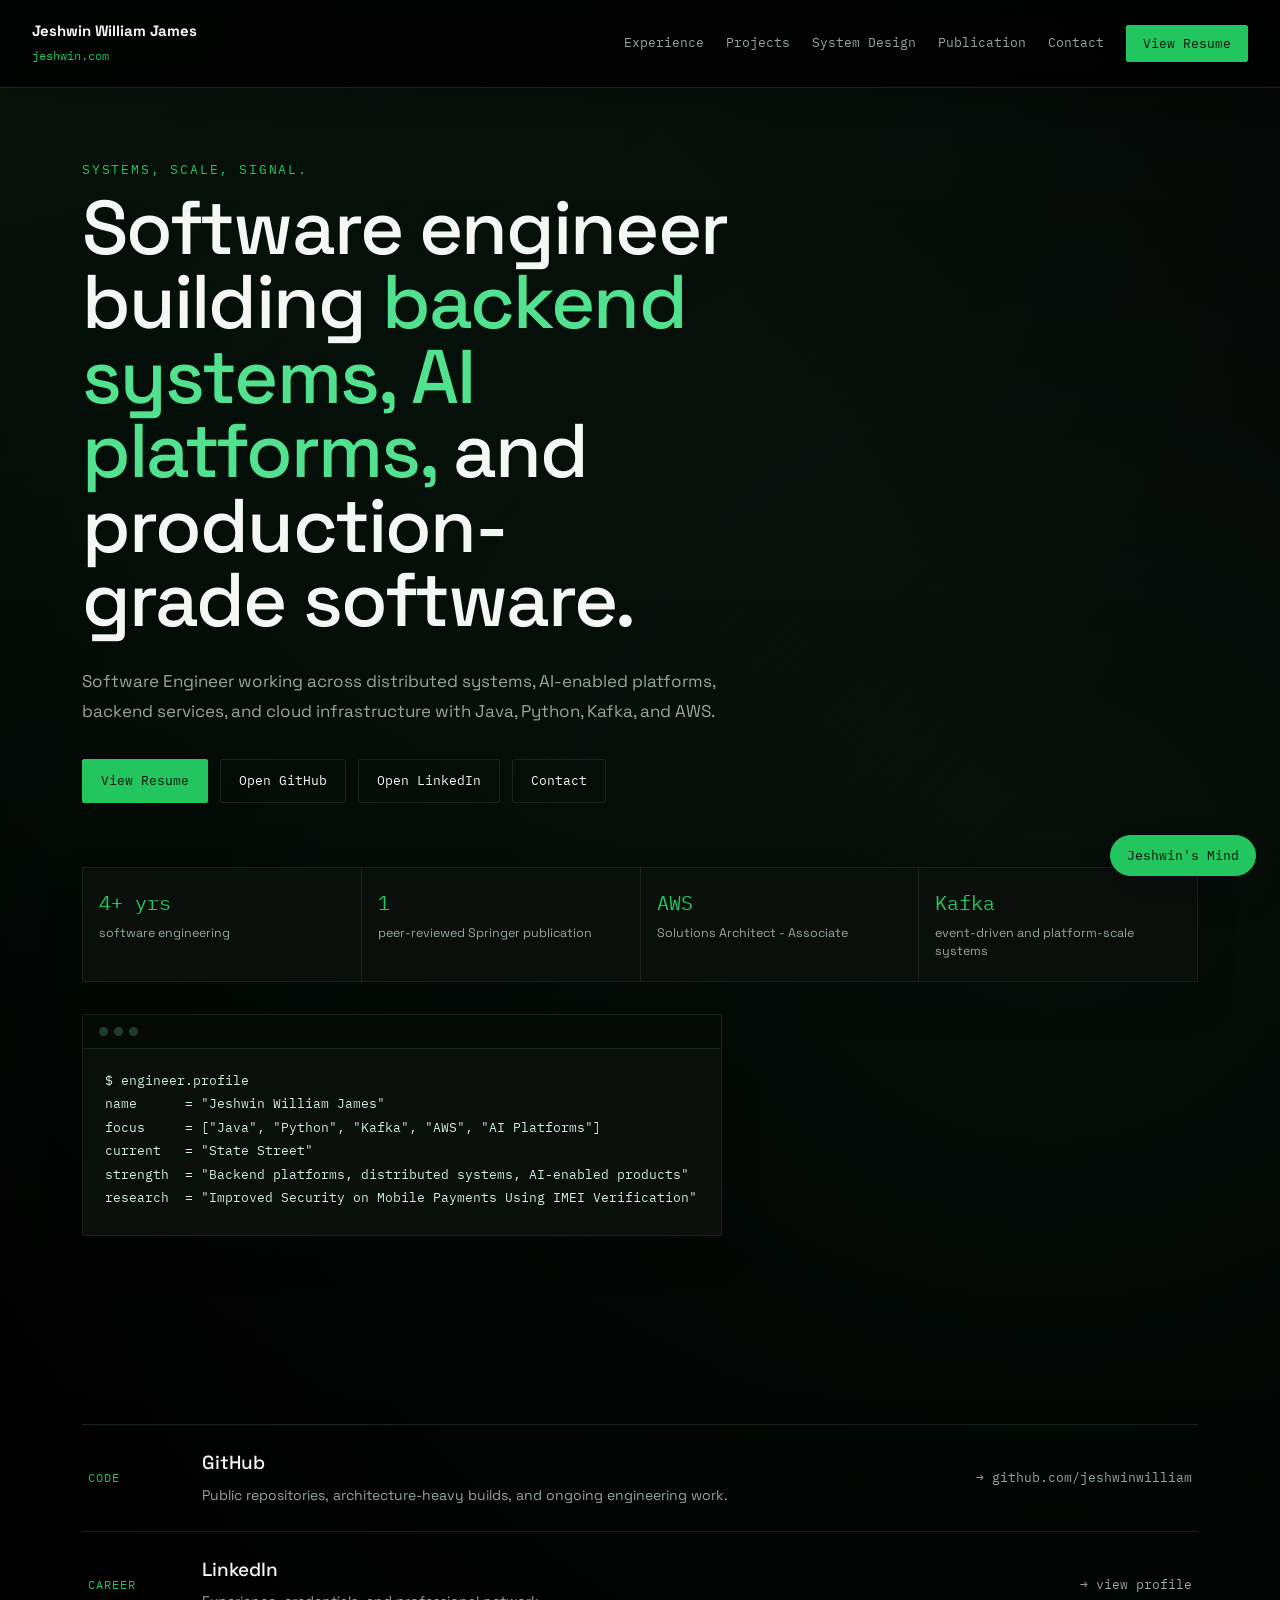
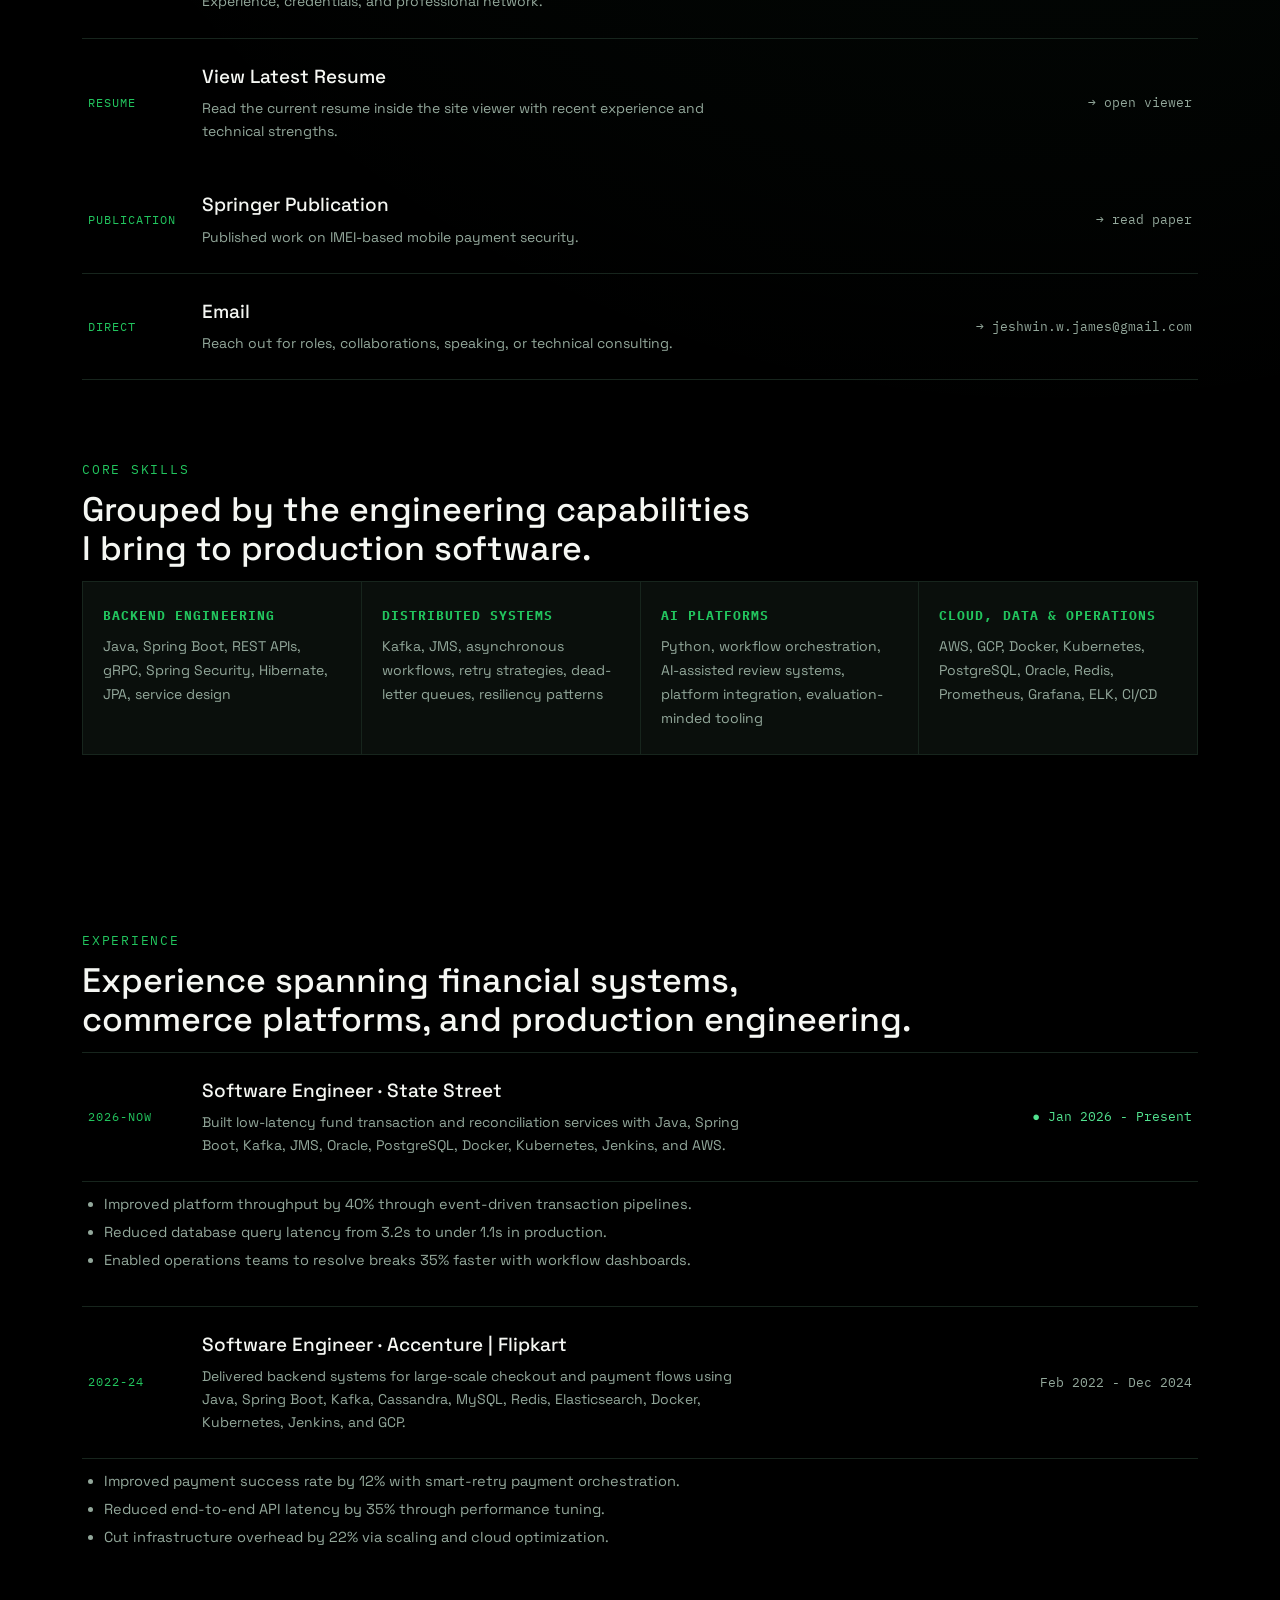
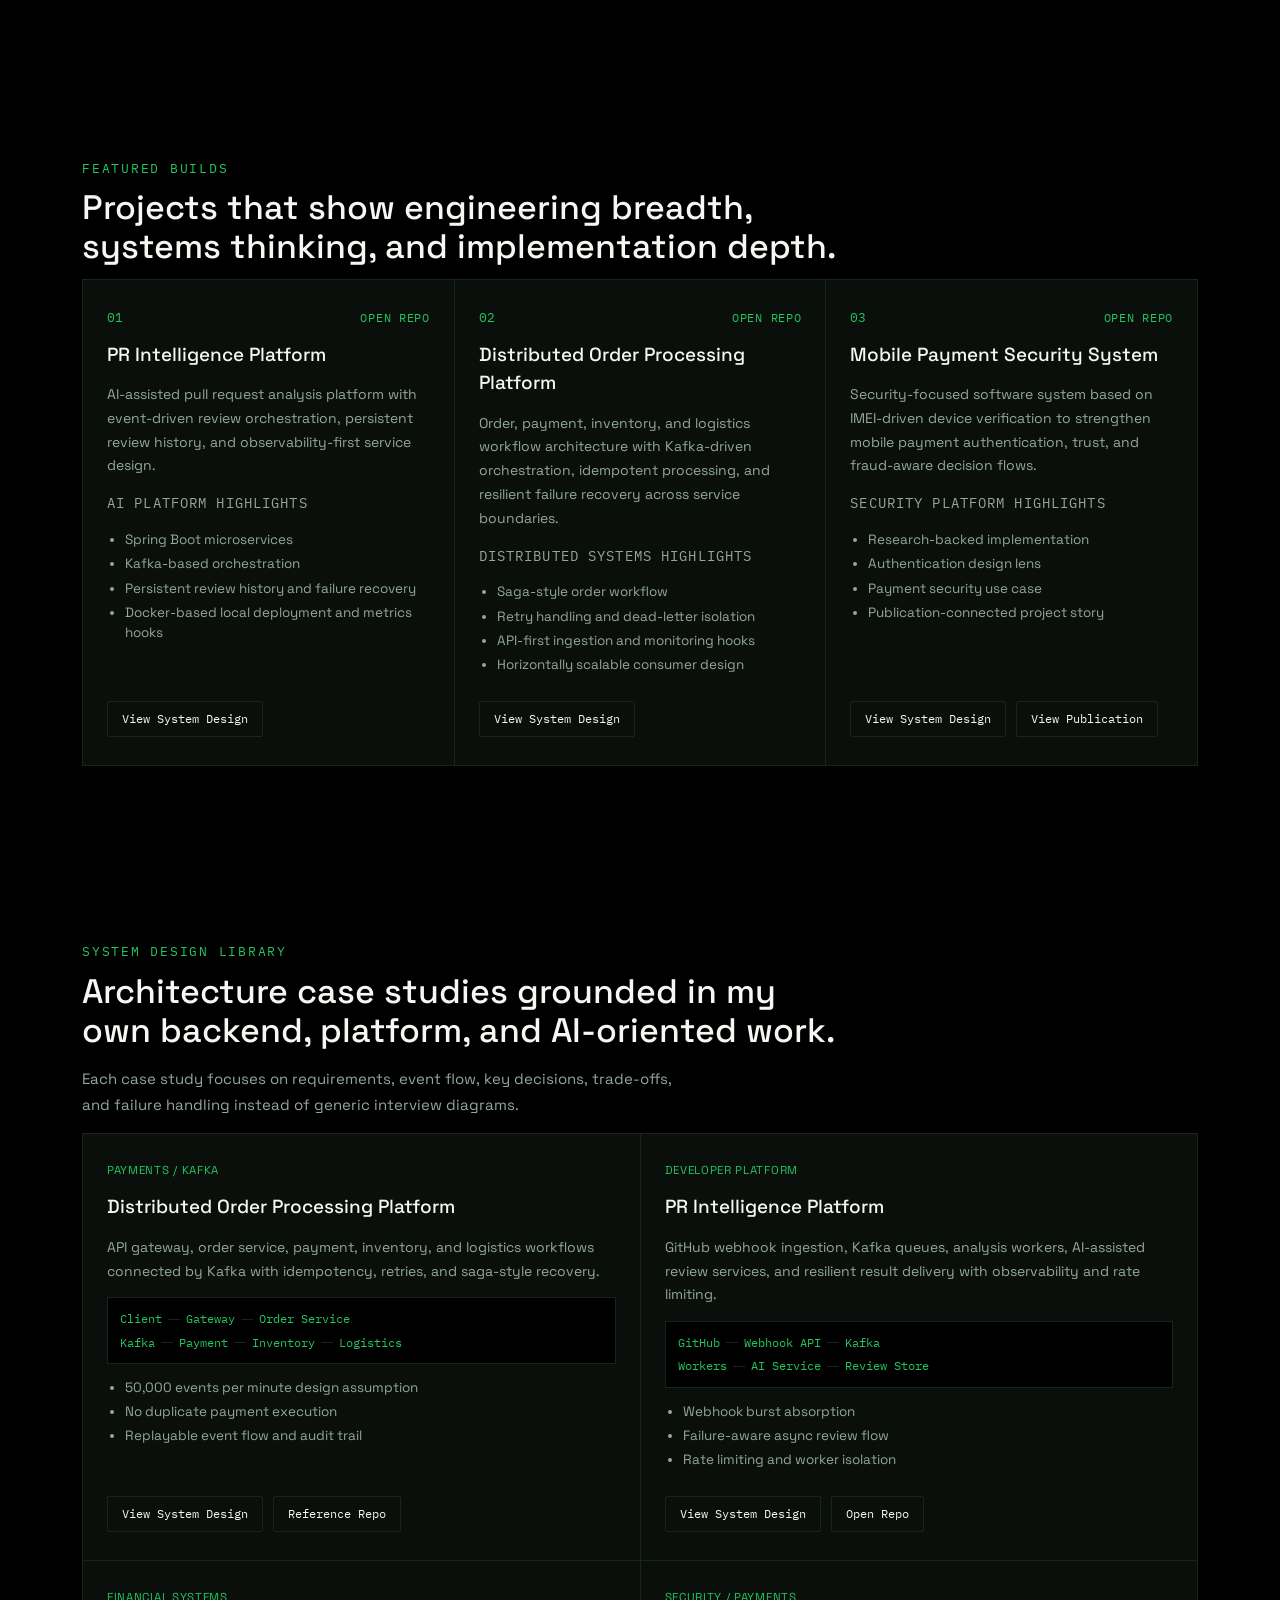
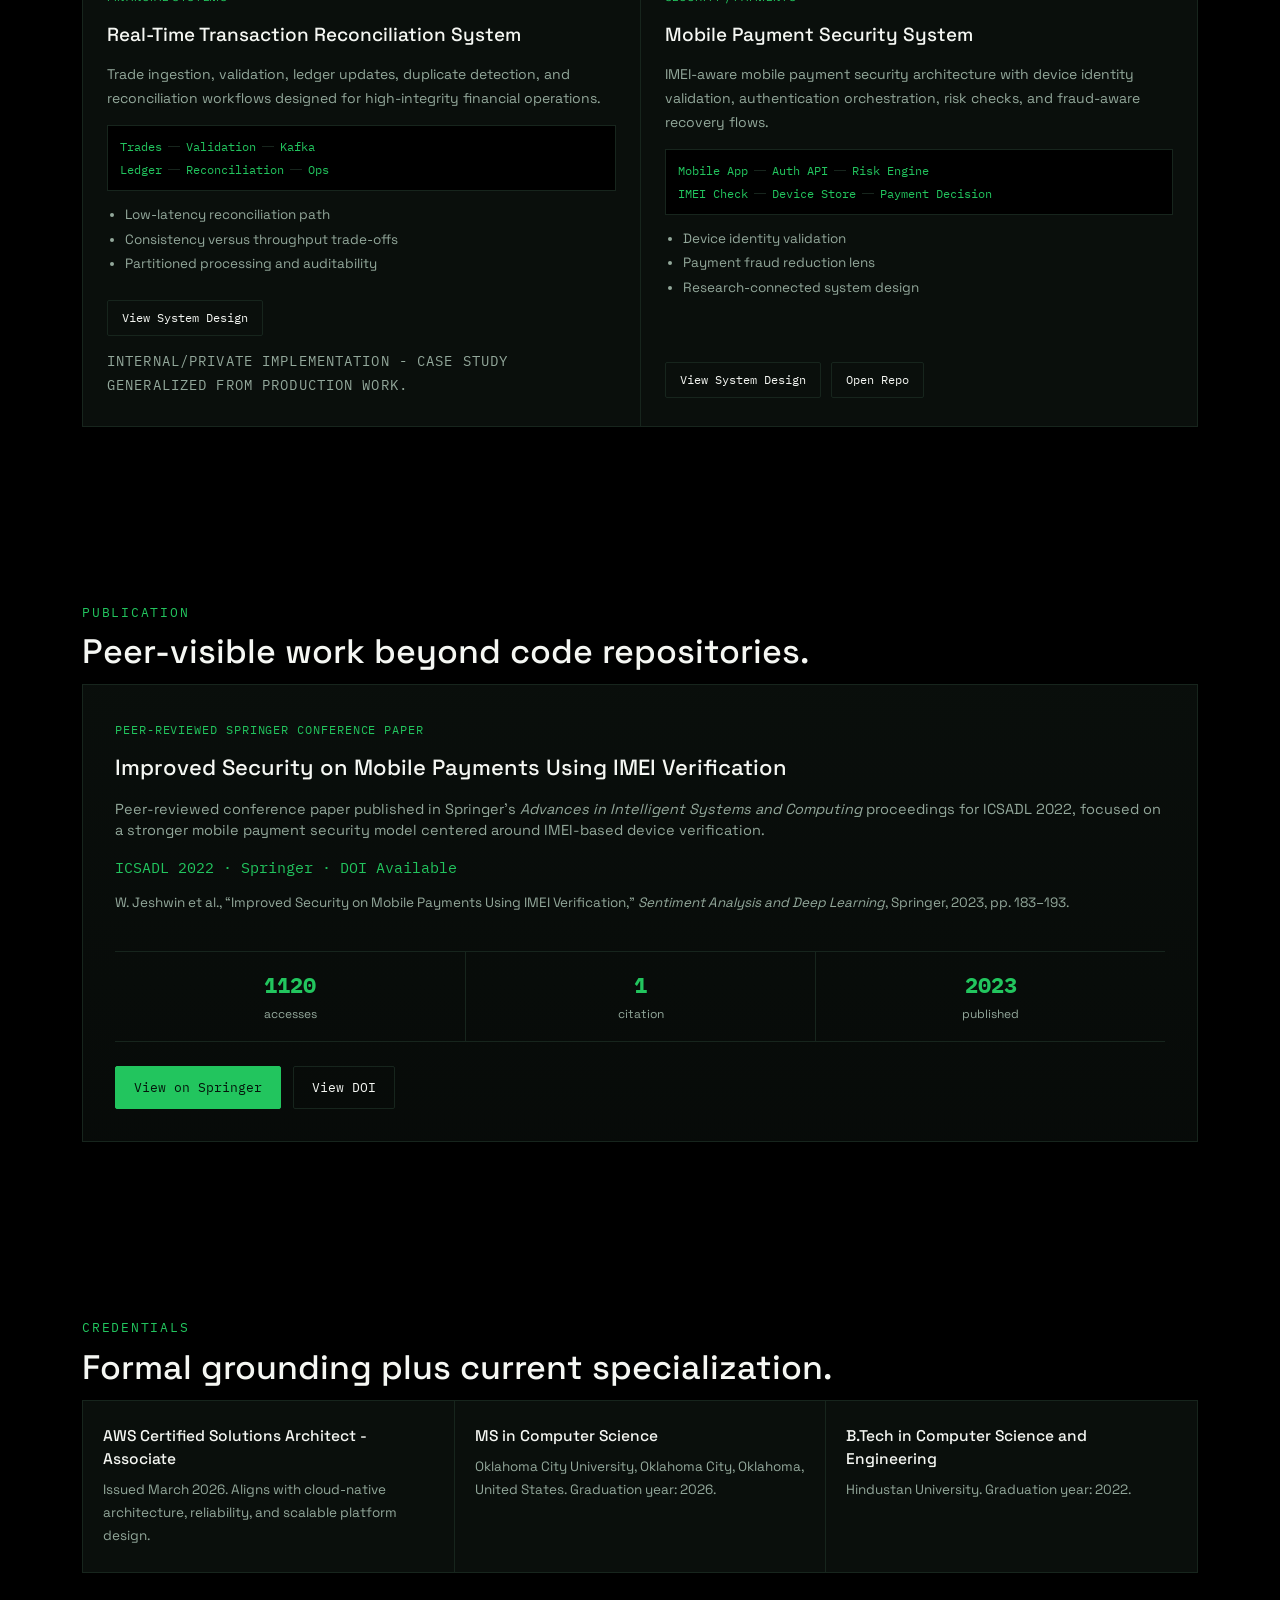
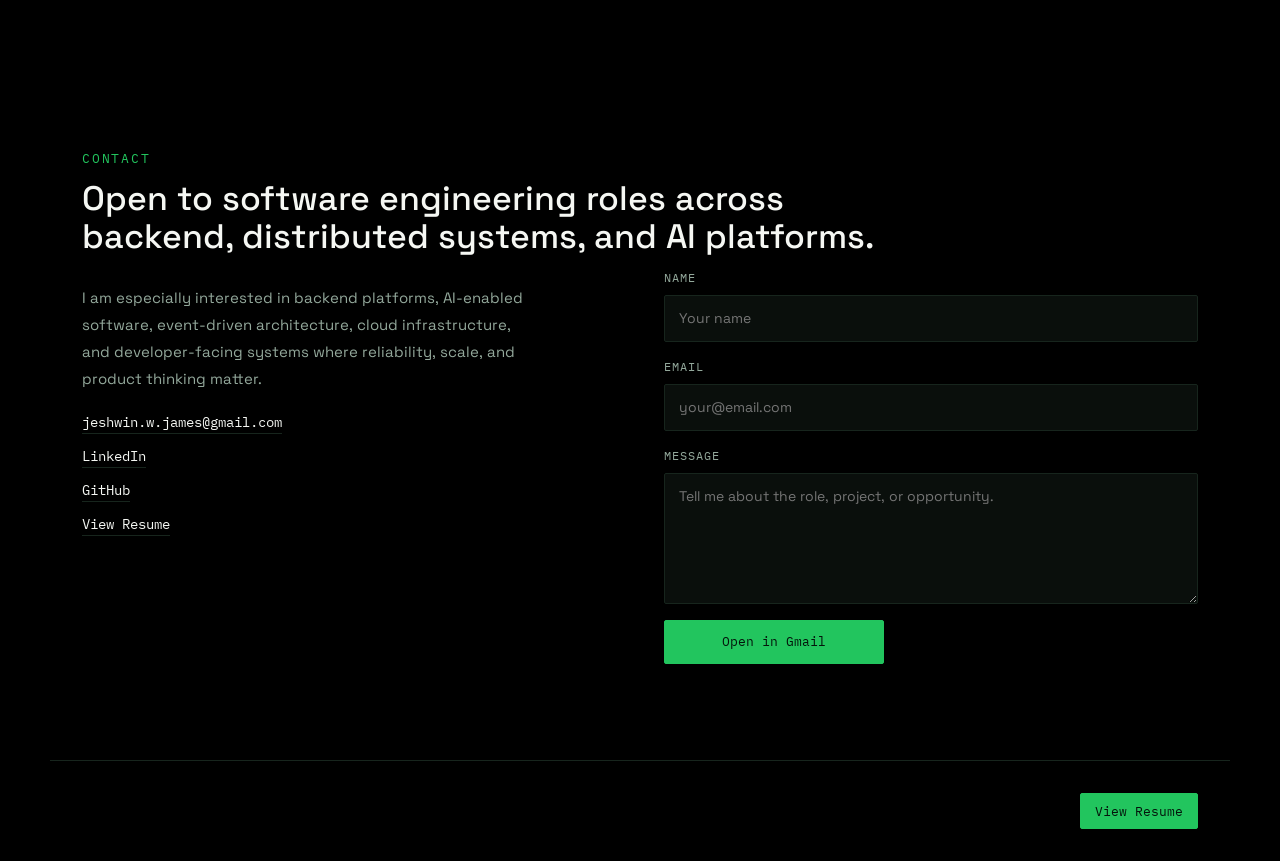
<file: index.html>
<!DOCTYPE html>
<html lang="en">
  <head>
    <meta charset="UTF-8" />
    <meta name="viewport" content="width=device-width, initial-scale=1.0" />
    <title>Jeshwin William James | Software Engineer</title>
    <meta
      name="description"
      content="Personal website for Jeshwin William James, focused on software engineering across distributed systems, backend platforms, AI-enabled products, and production-grade architecture."
    />
    <meta
      name="keywords"
      content="Jeshwin William James, software engineer, backend engineer, AI platforms, distributed systems, Java, Python, Kafka, AWS, portfolio, system design"
    />
    <meta name="theme-color" content="#000000" />
    <meta property="og:title" content="Jeshwin William James | Software Engineer" />
    <meta
      property="og:description"
      content="Software engineer building distributed systems, AI-enabled platforms, and resilient backend products for production environments."
    />
    <meta property="og:type" content="website" />
    <meta property="og:url" content="https://jeshwin.com" />
    <link rel="preconnect" href="https://fonts.googleapis.com" />
    <link rel="preconnect" href="https://fonts.gstatic.com" crossorigin />
    <link
      href="https://fonts.googleapis.com/css2?family=Space+Grotesk:wght@400;500;700&family=IBM+Plex+Mono:wght@400;500;600&display=swap"
      rel="stylesheet"
    />
    <link rel="stylesheet" href="./styles.css" />
  </head>
  <body>
    <header class="site-header">
      <a class="brand" href="#top">
        <span class="brand-copy">
          <strong>Jeshwin William James</strong>
          <span>jeshwin.com</span>
        </span>
      </a>
      <nav class="top-nav" aria-label="Primary">
        <a href="#experience">Experience</a>
        <a href="#projects">Projects</a>
        <a href="#system-design-library">System Design</a>
        <a href="#publication">Publication</a>
        <a href="#contact">Contact</a>
        <button class="top-nav-resume" type="button" data-resume-open>View Resume</button>
      </nav>
    </header>

    <main id="top">
      <section class="hero section-shell">
        <p class="eyebrow">Systems, scale, signal.</p>
        <h1>Software engineer building <span class="accent">backend systems, AI platforms,</span> and production-grade software.</h1>
        <p class="hero-text">
          Software Engineer working across distributed systems, AI-enabled platforms, backend services,
          and cloud infrastructure with Java, Python, Kafka, and AWS.
        </p>
        <div class="hero-actions">
          <button class="button button-primary" type="button" data-resume-open>View Resume</button>
          <a class="button button-secondary" href="https://github.com/jeshwinwilliam" target="_blank" rel="noreferrer">Open GitHub</a>
          <a class="button button-secondary" href="https://www.linkedin.com/in/jeshwin-william-james-33a83b1a9/" target="_blank" rel="noreferrer">Open LinkedIn</a>
          <a class="button button-secondary" href="#contact">Contact</a>
        </div>

        <div class="signal-grid">
          <article>
            <span class="signal-value">4+ yrs</span>
            <span class="signal-key">software engineering</span>
          </article>
          <article>
            <span class="signal-value">1</span>
            <span class="signal-key">peer-reviewed Springer publication</span>
          </article>
          <article>
            <span class="signal-value">AWS</span>
            <span class="signal-key">Solutions Architect - Associate</span>
          </article>
          <article>
            <span class="signal-value">Kafka</span>
            <span class="signal-key">event-driven and platform-scale systems</span>
          </article>
        </div>

        <div class="terminal-card">
          <div class="terminal-top"><span></span><span></span><span></span></div>
          <pre><code>$ engineer.profile
name      = "Jeshwin William James"
focus     = ["Java", "Python", "Kafka", "AWS", "AI Platforms"]
current   = "State Street"
strength  = "Backend platforms, distributed systems, AI-enabled products"
research  = "Improved Security on Mobile Payments Using IMEI Verification"</code></pre>
        </div>
      </section>

      <section class="section-shell link-section" id="link-grid">
        <div class="row-list">
          <a class="signal-row" href="https://github.com/jeshwinwilliam" target="_blank" rel="noreferrer">
            <span class="row-tag">Code</span>
            <span>
              <span class="row-title">GitHub</span>
              <span class="row-sub">Public repositories, architecture-heavy builds, and ongoing engineering work.</span>
            </span>
            <span class="row-value">→ github.com/jeshwinwilliam</span>
          </a>
          <a class="signal-row" href="https://www.linkedin.com/in/jeshwin-william-james-33a83b1a9/" target="_blank" rel="noreferrer">
            <span class="row-tag">Career</span>
            <span>
              <span class="row-title">LinkedIn</span>
              <span class="row-sub">Experience, credentials, and professional network.</span>
            </span>
            <span class="row-value">→ view profile</span>
          </a>
          <button class="signal-row signal-row-button" type="button" data-resume-open>
            <span class="row-tag">Resume</span>
            <span>
              <span class="row-title">View Latest Resume</span>
              <span class="row-sub">Read the current resume inside the site viewer with recent experience and technical strengths.</span>
            </span>
            <span class="row-value">→ open viewer</span>
          </button>
          <a class="signal-row" href="https://link.springer.com/chapter/10.1007/978-981-19-5443-6_16" target="_blank" rel="noreferrer">
            <span class="row-tag">Publication</span>
            <span>
              <span class="row-title">Springer Publication</span>
              <span class="row-sub">Published work on IMEI-based mobile payment security.</span>
            </span>
            <span class="row-value">→ read paper</span>
          </a>
          <a
            class="signal-row"
            href="https://mail.google.com/mail/?view=cm&fs=1&to=jeshwin.w.james@gmail.com"
            target="_blank"
            rel="noreferrer"
          >
            <span class="row-tag">Direct</span>
            <span>
              <span class="row-title">Email</span>
              <span class="row-sub">Reach out for roles, collaborations, speaking, or technical consulting.</span>
            </span>
            <span class="row-value">→ jeshwin.w.james@gmail.com</span>
          </a>
        </div>
      </section>

      <section class="section-shell stack-section">
        <div class="section-heading">
          <p class="eyebrow">Core Skills</p>
          <h2>Grouped by the engineering capabilities I bring to production software.</h2>
        </div>
        <div class="stack-grid">
          <article class="stack-card">
            <h3>Backend Engineering</h3>
            <p>Java, Spring Boot, REST APIs, gRPC, Spring Security, Hibernate, JPA, service design</p>
          </article>
          <article class="stack-card">
            <h3>Distributed Systems</h3>
            <p>Kafka, JMS, asynchronous workflows, retry strategies, dead-letter queues, resiliency patterns</p>
          </article>
          <article class="stack-card">
            <h3>AI Platforms</h3>
            <p>Python, workflow orchestration, AI-assisted review systems, platform integration, evaluation-minded tooling</p>
          </article>
          <article class="stack-card">
            <h3>Cloud, Data &amp; Operations</h3>
            <p>AWS, GCP, Docker, Kubernetes, PostgreSQL, Oracle, Redis, Prometheus, Grafana, ELK, CI/CD</p>
          </article>
        </div>
      </section>

      <section class="section-shell experience-section" id="experience">
        <div class="section-heading">
          <p class="eyebrow">Experience</p>
          <h2>Experience spanning financial systems, commerce platforms, and production engineering.</h2>
        </div>
        <div class="row-list">
          <div class="signal-row signal-row-static">
            <span class="row-tag">2026-Now</span>
            <span>
              <span class="row-title">Software Engineer · State Street</span>
              <span class="row-sub">Built low-latency fund transaction and reconciliation services with Java, Spring Boot, Kafka, JMS, Oracle, PostgreSQL, Docker, Kubernetes, Jenkins, and AWS.</span>
            </span>
            <span class="row-value row-value-current">● Jan 2026 - Present</span>
          </div>
          <div class="timeline-detail">
            <ul>
              <li>Improved platform throughput by 40% through event-driven transaction pipelines.</li>
              <li>Reduced database query latency from 3.2s to under 1.1s in production.</li>
              <li>Enabled operations teams to resolve breaks 35% faster with workflow dashboards.</li>
            </ul>
          </div>
          <div class="signal-row signal-row-static">
            <span class="row-tag">2022-24</span>
            <span>
              <span class="row-title">Software Engineer · Accenture | Flipkart</span>
              <span class="row-sub">Delivered backend systems for large-scale checkout and payment flows using Java, Spring Boot, Kafka, Cassandra, MySQL, Redis, Elasticsearch, Docker, Kubernetes, Jenkins, and GCP.</span>
            </span>
            <span class="row-value">Feb 2022 - Dec 2024</span>
          </div>
          <div class="timeline-detail">
            <ul>
              <li>Improved payment success rate by 12% with smart-retry payment orchestration.</li>
              <li>Reduced end-to-end API latency by 35% through performance tuning.</li>
              <li>Cut infrastructure overhead by 22% via scaling and cloud optimization.</li>
            </ul>
          </div>
        </div>
      </section>

      <section class="section-shell projects-section" id="projects">
        <div class="section-heading">
          <p class="eyebrow">Featured Builds</p>
          <h2>Projects that show engineering breadth, systems thinking, and implementation depth.</h2>
        </div>
        <div class="projects-grid">
          <article class="project-card">
            <div class="project-top">
              <span class="project-index">01</span>
              <a href="https://github.com/jeshwinwilliam/pr-intelligence-platform-jeshwin" target="_blank" rel="noreferrer">Open Repo</a>
            </div>
            <h3>PR Intelligence Platform</h3>
            <p>AI-assisted pull request analysis platform with event-driven review orchestration, persistent review history, and observability-first service design.</p>
            <p class="project-label">AI Platform Highlights</p>
            <ul class="mini-points">
              <li>Spring Boot microservices</li>
              <li>Kafka-based orchestration</li>
              <li>Persistent review history and failure recovery</li>
              <li>Docker-based local deployment and metrics hooks</li>
            </ul>
            <div class="project-actions">
              <a class="button button-secondary button-small" href="./system-design/pr-intelligence/index.html">View System Design</a>
            </div>
          </article>

          <article class="project-card">
            <div class="project-top">
              <span class="project-index">02</span>
              <a href="https://github.com/jeshwinwilliam/distributed-event-processing-system" target="_blank" rel="noreferrer">Open Repo</a>
            </div>
            <h3>Distributed Order Processing Platform</h3>
            <p>Order, payment, inventory, and logistics workflow architecture with Kafka-driven orchestration, idempotent processing, and resilient failure recovery across service boundaries.</p>
            <p class="project-label">Distributed Systems Highlights</p>
            <ul class="mini-points">
              <li>Saga-style order workflow</li>
              <li>Retry handling and dead-letter isolation</li>
              <li>API-first ingestion and monitoring hooks</li>
              <li>Horizontally scalable consumer design</li>
            </ul>
            <div class="project-actions">
              <a class="button button-secondary button-small" href="./system-design/order-processing/index.html">View System Design</a>
            </div>
          </article>

          <article class="project-card">
            <div class="project-top">
              <span class="project-index">03</span>
              <a href="https://github.com/jeshwinwilliam/mobile-payment-security-system" target="_blank" rel="noreferrer">Open Repo</a>
            </div>
            <h3>Mobile Payment Security System</h3>
            <p>Security-focused software system based on IMEI-driven device verification to strengthen mobile payment authentication, trust, and fraud-aware decision flows.</p>
            <p class="project-label">Security Platform Highlights</p>
            <ul class="mini-points">
              <li>Research-backed implementation</li>
              <li>Authentication design lens</li>
              <li>Payment security use case</li>
              <li>Publication-connected project story</li>
            </ul>
            <div class="project-actions">
              <a class="button button-secondary button-small" href="./system-design/mobile-payment-security/index.html">View System Design</a>
              <a class="button button-secondary button-small" href="#publication">View Publication</a>
            </div>
          </article>
        </div>
      </section>

      <section class="section-shell system-design-library" id="system-design-library">
        <div class="section-heading">
          <p class="eyebrow">System Design Library</p>
          <h2>Architecture case studies grounded in my own backend, platform, and AI-oriented work.</h2>
          <p class="section-intro">
            Each case study focuses on requirements, event flow, key decisions, trade-offs, and failure handling
            instead of generic interview diagrams.
          </p>
        </div>
        <div class="case-study-grid">
          <article class="case-study-card">
            <span class="link-tag">Payments / Kafka</span>
            <h3>Distributed Order Processing Platform</h3>
            <p>API gateway, order service, payment, inventory, and logistics workflows connected by Kafka with idempotency, retries, and saga-style recovery.</p>
            <div class="mini-case-diagram">
              <div class="mini-case-row"><span>Client</span><i></i><span>Gateway</span><i></i><span>Order Service</span></div>
              <div class="mini-case-row"><span>Kafka</span><i></i><span>Payment</span><i></i><span>Inventory</span><i></i><span>Logistics</span></div>
            </div>
            <ul class="mini-points">
              <li>50,000 events per minute design assumption</li>
              <li>No duplicate payment execution</li>
              <li>Replayable event flow and audit trail</li>
            </ul>
            <div class="project-actions">
              <a class="button button-secondary button-small" href="./system-design/order-processing/index.html">View System Design</a>
              <a class="button button-secondary button-small" href="https://github.com/jeshwinwilliam/distributed-event-processing-system" target="_blank" rel="noreferrer">Reference Repo</a>
            </div>
          </article>

          <article class="case-study-card">
            <span class="link-tag">Developer Platform</span>
            <h3>PR Intelligence Platform</h3>
            <p>GitHub webhook ingestion, Kafka queues, analysis workers, AI-assisted review services, and resilient result delivery with observability and rate limiting.</p>
            <div class="mini-case-diagram">
              <div class="mini-case-row"><span>GitHub</span><i></i><span>Webhook API</span><i></i><span>Kafka</span></div>
              <div class="mini-case-row"><span>Workers</span><i></i><span>AI Service</span><i></i><span>Review Store</span></div>
            </div>
            <ul class="mini-points">
              <li>Webhook burst absorption</li>
              <li>Failure-aware async review flow</li>
              <li>Rate limiting and worker isolation</li>
            </ul>
            <div class="project-actions">
              <a class="button button-secondary button-small" href="./system-design/pr-intelligence/index.html">View System Design</a>
              <a class="button button-secondary button-small" href="https://github.com/jeshwinwilliam/pr-intelligence-platform-jeshwin" target="_blank" rel="noreferrer">Open Repo</a>
            </div>
          </article>

          <article class="case-study-card">
            <span class="link-tag">Financial Systems</span>
            <h3>Real-Time Transaction Reconciliation System</h3>
            <p>Trade ingestion, validation, ledger updates, duplicate detection, and reconciliation workflows designed for high-integrity financial operations.</p>
            <div class="mini-case-diagram">
              <div class="mini-case-row"><span>Trades</span><i></i><span>Validation</span><i></i><span>Kafka</span></div>
              <div class="mini-case-row"><span>Ledger</span><i></i><span>Reconciliation</span><i></i><span>Ops</span></div>
            </div>
            <ul class="mini-points">
              <li>Low-latency reconciliation path</li>
              <li>Consistency versus throughput trade-offs</li>
              <li>Partitioned processing and auditability</li>
            </ul>
            <div class="project-actions">
              <a class="button button-secondary button-small" href="./system-design/reconciliation/index.html">View System Design</a>
            </div>
            <p class="project-label">Internal/private implementation - case study generalized from production work.</p>
          </article>

          <article class="case-study-card">
            <span class="link-tag">Security / Payments</span>
            <h3>Mobile Payment Security System</h3>
            <p>IMEI-aware mobile payment security architecture with device identity validation, authentication orchestration, risk checks, and fraud-aware recovery flows.</p>
            <div class="mini-case-diagram">
              <div class="mini-case-row"><span>Mobile App</span><i></i><span>Auth API</span><i></i><span>Risk Engine</span></div>
              <div class="mini-case-row"><span>IMEI Check</span><i></i><span>Device Store</span><i></i><span>Payment Decision</span></div>
            </div>
            <ul class="mini-points">
              <li>Device identity validation</li>
              <li>Payment fraud reduction lens</li>
              <li>Research-connected system design</li>
            </ul>
            <div class="project-actions">
              <a class="button button-secondary button-small" href="./system-design/mobile-payment-security/index.html">View System Design</a>
              <a class="button button-secondary button-small" href="https://github.com/jeshwinwilliam/mobile-payment-security-system" target="_blank" rel="noreferrer">Open Repo</a>
            </div>
          </article>
        </div>
      </section>

      <section class="section-shell publication-section" id="publication">
        <div class="section-heading">
          <p class="eyebrow">Publication</p>
          <h2>Peer-visible work beyond code repositories.</h2>
        </div>
        <article class="publication-card">
          <div>
            <span class="paper-tag">Peer-Reviewed Springer Conference Paper</span>
            <h3>Improved Security on Mobile Payments Using IMEI Verification</h3>
            <p>
              Peer-reviewed conference paper published in Springer's <em>Advances in Intelligent Systems and Computing</em>
              proceedings for ICSADL 2022, focused on a stronger mobile payment security model centered around
              IMEI-based device verification.
            </p>
            <p class="publication-meta">ICSADL 2022 · Springer · DOI Available</p>
            <p class="citation-line">
              W. Jeshwin et al., “Improved Security on Mobile Payments Using IMEI Verification,”
              <em>Sentiment Analysis and Deep Learning</em>, Springer, 2023, pp. 183–193.
            </p>
          </div>
          <div class="publication-stats">
            <article><strong>1120</strong><span>accesses</span></article>
            <article><strong>1</strong><span>citation</span></article>
            <article><strong>2023</strong><span>published</span></article>
          </div>
          <div class="publication-actions">
            <a class="button button-primary" href="https://link.springer.com/chapter/10.1007/978-981-19-5443-6_16" target="_blank" rel="noreferrer">View on Springer</a>
            <a class="button button-secondary" href="https://doi.org/10.1007/978-981-19-5443-6_16" target="_blank" rel="noreferrer">View DOI</a>
          </div>
        </article>
      </section>

      <section class="section-shell credentials-section">
        <div class="section-heading">
          <p class="eyebrow">Credentials</p>
          <h2>Formal grounding plus current specialization.</h2>
        </div>
        <div class="credentials-grid">
          <article class="credential-card">
            <h3>AWS Certified Solutions Architect - Associate</h3>
            <p>Issued March 2026. Aligns with cloud-native architecture, reliability, and scalable platform design.</p>
          </article>
          <article class="credential-card">
            <h3>MS in Computer Science</h3>
            <p>Oklahoma City University, Oklahoma City, Oklahoma, United States. Graduation year: 2026.</p>
          </article>
          <article class="credential-card">
            <h3>B.Tech in Computer Science and Engineering</h3>
            <p>Hindustan University. Graduation year: 2022.</p>
          </article>
        </div>
      </section>

      <section class="section-shell contact-section" id="contact">
        <div class="section-heading">
          <p class="eyebrow">Contact</p>
          <h2>Open to software engineering roles across backend, distributed systems, and AI platforms.</h2>
        </div>
        <div class="contact-panel">
          <div class="contact-copy">
            <p>
              I am especially interested in backend platforms, AI-enabled software, event-driven architecture,
              cloud infrastructure, and developer-facing systems where reliability, scale, and product thinking matter.
            </p>
            <div class="contact-lines">
              <a
                href="https://mail.google.com/mail/?view=cm&fs=1&to=jeshwin.w.james@gmail.com"
                target="_blank"
                rel="noreferrer"
              >jeshwin.w.james@gmail.com</a>
              <a href="https://www.linkedin.com/in/jeshwin-william-james-33a83b1a9/" target="_blank" rel="noreferrer">LinkedIn</a>
              <a href="https://github.com/jeshwinwilliam" target="_blank" rel="noreferrer">GitHub</a>
              <button class="inline-button" type="button" data-resume-open>View Resume</button>
            </div>
          </div>
          <form class="contact-form" id="contact-form">
            <label>Name<input type="text" name="name" placeholder="Your name" /></label>
            <label>Email<input type="email" name="email" placeholder="your@email.com" /></label>
            <label>Message<textarea name="message" rows="5" placeholder="Tell me about the role, project, or opportunity."></textarea></label>
            <button class="button button-primary" type="submit">Open in Gmail</button>
          </form>
        </div>
      </section>
    </main>

    <div class="resume-modal" id="resume-modal" hidden>
      <div class="resume-backdrop" data-resume-close></div>
      <section class="resume-dialog" role="dialog" aria-modal="true" aria-labelledby="resume-title">
        <div class="resume-dialog-top">
          <div>
            <p class="resume-kicker">Resume Viewer</p>
            <h2 id="resume-title">Jeshwin William James</h2>
          </div>
          <button class="resume-close" type="button" aria-label="Close resume viewer" data-resume-close>
            Close
          </button>
        </div>
        <div class="resume-frame-shell">
          <div class="resume-pages" aria-label="Jeshwin William James resume pages">
            <figure class="resume-page">
              <img src="./assets/resume-pages/resume-1.png" alt="Resume page 1 for Jeshwin William James" />
            </figure>
            <figure class="resume-page">
              <img src="./assets/resume-pages/resume-2.png" alt="Resume page 2 for Jeshwin William James" />
            </figure>
          </div>
        </div>
      </section>
    </div>

    <div class="assistant-shell" id="portfolio-assistant">
      <button class="assistant-toggle" type="button" aria-expanded="false" aria-controls="assistant-panel">
        Jeshwin's Mind
      </button>
      <section class="assistant-panel" id="assistant-panel" hidden aria-label="Portfolio assistant">
        <div class="assistant-header">
          <div>
            <p class="assistant-kicker">Advanced Feature</p>
            <h2>Jeshwin's Mind</h2>
          </div>
          <button class="assistant-close" type="button" aria-label="Close portfolio assistant">
            Close
          </button>
        </div>
        <p class="assistant-intro">
          Ask about Jeshwin’s experience, backend work, AI platform projects, system design, resume, or how to get in touch.
        </p>
        <div class="assistant-suggestions" aria-label="Suggested questions">
          <button class="assistant-chip" type="button" data-assistant-question="What is Jeshwin currently working on?">Current work</button>
          <button class="assistant-chip" type="button" data-assistant-question="What kind of roles is Jeshwin looking for?">What he is looking for</button>
          <button class="assistant-chip" type="button" data-assistant-question="What AI platform work has Jeshwin built?">AI platform work</button>
          <button class="assistant-chip" type="button" data-assistant-question="Which project best shows Jeshwin's system design thinking?">Best system design project</button>
          <button class="assistant-chip" type="button" data-assistant-question="How does Jeshwin think about distributed systems?">How he thinks</button>
          <button class="assistant-chip" type="button" data-assistant-question="Where can I see the resume?">Resume</button>
        </div>
        <div class="assistant-log" id="assistant-log" aria-live="polite">
          <article class="assistant-message assistant-message-bot">
            <strong>Assistant</strong>
            <p>I can quickly guide you to the right part of the portfolio.</p>
          </article>
        </div>
        <form class="assistant-form" id="assistant-form">
          <label class="assistant-label" for="assistant-input">Ask a question</label>
          <div class="assistant-input-row">
            <input id="assistant-input" name="assistant-input" type="text" placeholder="Ask about experience, projects, resume, or contact..." />
            <button class="button button-primary assistant-send" type="submit">Send</button>
          </div>
        </form>
      </section>
    </div>

    <footer class="site-footer">
      <button class="footer-button" type="button" data-resume-open>View Resume</button>
    </footer>

    <script src="./script.js"></script>
  </body>
</html>
</file>
<file: styles.css>
:root {
  --bg: #000000;
  --bg-alt: #0a0f0c;
  --ink: #f5f7f3;
  --ink-soft: #93a89b;
  --green-deep: #22c55e;
  --green-bright: #52e28f;
  --green-line: #17251d;
  --on-green: #04140b;
  --mono: "IBM Plex Mono", ui-monospace, SFMono-Regular, monospace;
  --display: "Space Grotesk", ui-sans-serif, system-ui, sans-serif;
  --radius: 2px;
  --max: 1180px;
}

* {
  box-sizing: border-box;
}

html {
  scroll-behavior: smooth;
}

body {
  margin: 0;
  background:
    radial-gradient(circle at top left, rgba(34, 197, 94, 0.08), transparent 18%),
    radial-gradient(circle at 82% 12%, rgba(82, 226, 143, 0.06), transparent 18%),
    linear-gradient(180deg, rgba(255, 255, 255, 0.015), transparent 22%),
    var(--bg);
  color: var(--ink);
  font-family: var(--display);
  -webkit-font-smoothing: antialiased;
  line-height: 1.5;
  position: relative;
}

html {
  scrollbar-color: var(--green-deep) #050805;
}

*::-webkit-scrollbar {
  width: 12px;
  height: 12px;
}

*::-webkit-scrollbar-track {
  background: #050805;
}

*::-webkit-scrollbar-thumb {
  background: linear-gradient(180deg, var(--green-deep), var(--green-bright));
  border: 2px solid #050805;
  border-radius: 999px;
}

*::-webkit-scrollbar-thumb:hover {
  background: linear-gradient(180deg, var(--green-bright), #7cf0ab);
}

body::before {
  content: "";
  position: fixed;
  inset: 0;
  pointer-events: none;
  background-image:
    linear-gradient(rgba(255, 255, 255, 0.015) 1px, transparent 1px),
    linear-gradient(90deg, rgba(255, 255, 255, 0.015) 1px, transparent 1px);
  background-size: 128px 128px;
  mask-image: radial-gradient(circle at center, black 50%, transparent 92%);
  opacity: 0.25;
}

a {
  color: inherit;
  text-decoration: none;
}

img {
  max-width: 100%;
  display: block;
}

button,
input,
textarea {
  font: inherit;
}

.section-shell {
  max-width: var(--max);
  margin: 0 auto;
  padding: 96px 32px;
  position: relative;
}

.section-shell + .section-shell {
  padding-top: 80px;
}

@media (max-width: 720px) {
  .section-shell {
    padding: 64px 20px;
  }
}

.eyebrow {
  font-family: var(--mono);
  font-size: 12.5px;
  letter-spacing: 0.14em;
  text-transform: uppercase;
  color: var(--green-deep);
  margin: 0 0 12px;
}

.section-heading h2 {
  font-size: clamp(24px, 3vw, 34px);
  font-weight: 500;
  line-height: 1.14;
  margin: 0 0 12px;
  max-width: 46ch;
  text-wrap: balance;
}

.section-intro {
  color: var(--ink-soft);
  max-width: 62ch;
  font-size: 15px;
  line-height: 1.75;
}

.site-header {
  position: sticky;
  top: 0;
  z-index: 40;
  display: flex;
  align-items: center;
  justify-content: space-between;
  padding: 20px 32px;
  background: rgba(0, 0, 0, 0.82);
  backdrop-filter: blur(10px);
  border-bottom: 1px solid var(--green-line);
  box-shadow: 0 8px 30px rgba(0, 0, 0, 0.22);
}

.brand-copy strong {
  font-size: 15px;
  display: block;
}

.brand-copy span {
  font-family: var(--mono);
  font-size: 12px;
  color: var(--green-deep);
}

.top-nav {
  display: flex;
  align-items: center;
  gap: 22px;
  font-family: var(--mono);
  font-size: 13px;
}

.top-nav a {
  position: relative;
  padding-bottom: 2px;
  color: var(--ink-soft);
}

.top-nav a::after {
  content: "";
  position: absolute;
  left: 0;
  bottom: -6px;
  width: 100%;
  height: 1px;
  background: var(--green-deep);
  transform: scaleX(0);
  transform-origin: left;
  transition: transform 0.15s ease;
}

.top-nav a:hover {
  color: var(--green-deep);
}

.top-nav a:hover::after {
  transform: scaleX(1);
}

.top-nav-resume {
  font-family: var(--mono);
  font-size: 12.5px;
  border: 1px solid var(--green-deep);
  background: var(--green-deep);
  color: var(--on-green);
  padding: 8px 16px;
  border-radius: var(--radius);
  cursor: pointer;
  transition: background 0.15s ease, color 0.15s ease, border-color 0.15s ease;
}

.top-nav-resume:hover {
  background: var(--green-bright);
  border-color: var(--green-bright);
}

@media (max-width: 860px) {
  .top-nav {
    gap: 12px;
    font-size: 12px;
    flex-wrap: wrap;
    justify-content: flex-end;
  }

  .top-nav a {
    padding-bottom: 0;
  }

  .top-nav-resume {
    padding: 7px 12px;
  }
}

@media (max-width: 640px) {
  .site-header {
    align-items: flex-start;
    flex-direction: column;
    gap: 14px;
  }

  .top-nav {
    justify-content: flex-start;
  }
}

.hero {
  padding-top: 72px;
  display: block;
}

.hero .eyebrow {
  font-size: 13px;
}

.hero h1 {
  font-size: clamp(38px, 6.4vw, 76px);
  line-height: 0.98;
  font-weight: 500;
  letter-spacing: -0.025em;
  margin: 8px 0 28px;
  max-width: 15ch;
  text-wrap: balance;
}

.hero h1 .accent {
  color: var(--green-bright);
}

.hero-text {
  font-size: 17px;
  color: var(--ink-soft);
  max-width: 58ch;
  margin: 0 0 32px;
  line-height: 1.8;
}

.hero-actions {
  display: flex;
  flex-wrap: wrap;
  gap: 12px;
  margin-bottom: 64px;
}

.button {
  font-family: var(--mono);
  font-size: 13px;
  padding: 11px 18px;
  border-radius: var(--radius);
  border: 1px solid var(--green-deep);
  cursor: pointer;
  display: inline-block;
  transition: transform 0.12s ease, background 0.12s ease, color 0.12s ease, border-color 0.12s ease;
}

.button-primary {
  background: var(--green-deep);
  color: var(--on-green);
}

.button-primary:hover {
  background: var(--green-bright);
  border-color: var(--green-bright);
  transform: translateY(-1px);
}

.button-secondary {
  background: transparent;
  color: var(--ink);
  border-color: var(--green-line);
}

.button-secondary:hover {
  border-color: var(--green-deep);
  color: var(--green-deep);
  transform: translateY(-1px);
}

.button-small {
  font-size: 12px;
  padding: 8px 14px;
}

.button:active {
  transform: translateY(0);
}

.terminal-card {
  background: var(--bg-alt);
  border: 1px solid var(--green-line);
  border-radius: var(--radius);
  overflow: hidden;
  max-width: 640px;
  margin-bottom: 12px;
  box-shadow: 0 16px 40px rgba(0, 0, 0, 0.2);
}

.terminal-top {
  display: flex;
  gap: 6px;
  padding: 12px 16px;
  background: #050a07;
  border-bottom: 1px solid var(--green-line);
}

.terminal-top span {
  width: 9px;
  height: 9px;
  border-radius: 50%;
  background: #1e3d2a;
}

.terminal-card pre {
  margin: 0;
  padding: 20px 22px 26px;
  overflow-x: auto;
}

.terminal-card code {
  font-family: var(--mono);
  font-size: 13px;
  color: #cdeedd;
  line-height: 1.8;
  white-space: pre;
}

.signal-grid {
  display: grid;
  grid-template-columns: repeat(4, 1fr);
  gap: 1px;
  background: var(--green-line);
  border: 1px solid var(--green-line);
  margin-bottom: 32px;
  box-shadow: 0 18px 40px rgba(0, 0, 0, 0.16);
}

.signal-grid article {
  background: var(--bg-alt);
  padding: 20px 16px;
}

.signal-value {
  display: block;
  font-family: var(--mono);
  font-size: 20px;
  color: var(--green-deep);
  margin-bottom: 6px;
}

.signal-key {
  display: block;
  font-size: 12.5px;
  color: var(--ink-soft);
}

@media (max-width: 720px) {
  .signal-grid {
    grid-template-columns: repeat(2, 1fr);
  }
}

.panel-label {
  font-family: var(--mono);
  font-size: 12px;
  letter-spacing: 0.1em;
  text-transform: uppercase;
  color: var(--green-deep);
  margin: 0 0 4px;
}

.row-list {
  border-top: 1px solid var(--green-line);
}

.signal-row {
  position: relative;
  display: grid;
  grid-template-columns: 90px 1fr auto;
  align-items: center;
  gap: 24px;
  padding: 24px 6px;
  border-bottom: 1px solid var(--green-line);
  overflow: hidden;
  isolation: isolate;
  transition: transform 0.18s ease;
}

.signal-row::before {
  content: "";
  position: absolute;
  inset: 0;
  background: var(--green-deep);
  transform: translateX(-101%);
  transition: transform 0.28s ease;
  z-index: -1;
}

.signal-row:hover::before {
  transform: translateX(0);
}

.signal-row:hover {
  transform: translateY(-1px);
}

.signal-row:hover,
.signal-row:hover .row-tag,
.signal-row:hover .row-sub,
.signal-row:hover .row-value,
.signal-row:hover .row-title {
  color: var(--on-green);
}

.signal-row-button {
  width: 100%;
  border: 0;
  background: transparent;
  color: inherit;
  text-align: left;
  font: inherit;
  cursor: pointer;
}

.signal-row-static {
  cursor: default;
}

.signal-row-static::before {
  display: none;
}

.signal-row-static:hover,
.signal-row-static:hover .row-tag,
.signal-row-static:hover .row-sub,
.signal-row-static:hover .row-value,
.signal-row-static:hover .row-title {
  color: inherit;
}

.row-tag {
  font-family: var(--mono);
  font-size: 12px;
  color: var(--green-deep);
  text-transform: uppercase;
  letter-spacing: 0.08em;
  transition: color 0.2s ease;
}

.row-title {
  display: block;
  font-size: 19px;
  font-weight: 500;
  transition: color 0.2s ease;
}

.row-sub {
  display: block;
  font-size: 14px;
  color: var(--ink-soft);
  margin-top: 6px;
  max-width: 62ch;
  transition: color 0.2s ease;
  line-height: 1.65;
}

.row-value {
  font-family: var(--mono);
  font-size: 13px;
  color: var(--ink-soft);
  white-space: nowrap;
  transition: color 0.2s ease;
}

.row-value-current {
  color: var(--green-bright);
}

@media (max-width: 720px) {
  .signal-row {
    grid-template-columns: 1fr;
    gap: 8px;
  }

  .row-value {
    justify-self: start;
    white-space: normal;
  }
}

.link-section {
  padding-top: 0;
  padding-bottom: 0;
}

.stack-grid {
  display: grid;
  grid-template-columns: repeat(4, 1fr);
  gap: 1px;
  background: var(--green-line);
  border: 1px solid var(--green-line);
}

.stack-card {
  background: var(--bg-alt);
  padding: 24px 20px;
  transition: transform 0.15s ease, border-color 0.15s ease, background 0.15s ease;
}

.stack-card h3 {
  font-family: var(--mono);
  font-size: 13px;
  text-transform: uppercase;
  letter-spacing: 0.08em;
  color: var(--green-deep);
  margin: 0 0 10px;
}

.stack-card p {
  font-size: 14px;
  color: var(--ink-soft);
  margin: 0;
  line-height: 1.7;
}

.stack-card:hover {
  transform: translateY(-2px);
  background: #0c130f;
}

@media (max-width: 860px) {
  .stack-grid {
    grid-template-columns: repeat(2, 1fr);
  }
}

.timeline-detail {
  padding: 0 4px 28px;
  border-bottom: 1px solid var(--green-line);
}

.timeline-detail:last-child {
  border-bottom: none;
}

.timeline-detail ul {
  margin: 12px 0 0;
  padding-left: 18px;
  color: var(--ink-soft);
  font-size: 14.5px;
}

.timeline-detail li {
  margin-bottom: 6px;
}

.projects-grid,
.case-study-grid {
  display: grid;
  gap: 1px;
  background: var(--green-line);
  border: 1px solid var(--green-line);
  grid-template-columns: repeat(3, 1fr);
}

.case-study-grid {
  grid-template-columns: repeat(2, 1fr);
}

@media (max-width: 960px) {
  .projects-grid,
  .case-study-grid {
    grid-template-columns: 1fr;
  }
}

.project-card,
.case-study-card {
  background: var(--bg-alt);
  padding: 28px 24px;
  display: flex;
  flex-direction: column;
  gap: 14px;
  transition: transform 0.18s ease, background 0.18s ease;
}

.project-top {
  display: flex;
  justify-content: space-between;
  align-items: center;
  font-family: var(--mono);
  font-size: 12.5px;
}

.project-index {
  color: var(--green-deep);
}

.project-top a,
.link-tag {
  color: var(--green-deep);
  text-transform: uppercase;
  letter-spacing: 0.06em;
  font-size: 11.5px;
}

.project-card h3,
.case-study-card h3 {
  font-size: 19px;
  font-weight: 500;
  margin: 0;
}

.project-card p,
.case-study-card p {
  font-size: 14px;
  color: var(--ink-soft);
  margin: 0;
  line-height: 1.7;
}

.project-label {
  font-family: var(--mono);
  font-size: 11.5px;
  text-transform: uppercase;
  letter-spacing: 0.08em;
  color: var(--ink-soft);
  margin: 4px 0 0;
}

.mini-points {
  margin: 0;
  padding-left: 18px;
  font-size: 13.5px;
  color: var(--ink-soft);
}

.mini-points li {
  margin-bottom: 4px;
}

.project-actions {
  display: flex;
  flex-wrap: wrap;
  gap: 10px;
  margin-top: auto;
  padding-top: 8px;
}

.project-card:hover,
.case-study-card:hover {
  transform: translateY(-2px);
  background: #0c130f;
}

.mini-case-diagram {
  font-family: var(--mono);
  font-size: 11.5px;
  color: var(--green-deep);
  background: var(--bg);
  border: 1px solid var(--green-line);
  padding: 12px;
}

.mini-case-row {
  display: flex;
  flex-wrap: wrap;
  align-items: center;
  gap: 6px;
  margin-bottom: 6px;
}

.mini-case-row:last-child {
  margin-bottom: 0;
}

.mini-case-row i {
  width: 12px;
  height: 1px;
  background: var(--green-line);
  display: inline-block;
}

.publication-card {
  border: 1px solid var(--green-line);
  padding: 32px;
  display: grid;
  gap: 24px;
  background: linear-gradient(180deg, rgba(10, 15, 12, 0.95), rgba(10, 15, 12, 0.72));
  box-shadow: 0 18px 40px rgba(0, 0, 0, 0.16);
}

.paper-tag {
  font-family: var(--mono);
  font-size: 11.5px;
  text-transform: uppercase;
  letter-spacing: 0.08em;
  color: var(--green-deep);
}

.publication-card h3 {
  font-size: 22px;
  margin: 10px 0;
  font-weight: 500;
}

.publication-card p {
  color: var(--ink-soft);
  font-size: 14.5px;
}

.publication-meta {
  font-family: var(--mono);
  font-size: 12.5px;
  color: var(--green-deep) !important;
}

.citation-line {
  font-style: normal;
  font-size: 13.5px !important;
}

.publication-stats {
  display: grid;
  grid-template-columns: repeat(3, 1fr);
  border-top: 1px solid var(--green-line);
  border-bottom: 1px solid var(--green-line);
}

.publication-stats article {
  padding: 16px 0;
  text-align: center;
  border-left: 1px solid var(--green-line);
}

.publication-stats article:first-child {
  border-left: none;
}

.publication-stats strong {
  display: block;
  font-family: var(--mono);
  font-size: 22px;
  color: var(--green-deep);
}

.publication-stats span {
  font-size: 12px;
  color: var(--ink-soft);
}

.publication-actions {
  display: flex;
  gap: 12px;
  flex-wrap: wrap;
}

@media (max-width: 720px) {
  .publication-stats {
    grid-template-columns: 1fr;
  }

  .publication-stats article {
    border-left: none;
    border-top: 1px solid var(--green-line);
  }

  .publication-stats article:first-child {
    border-top: none;
  }
}

.credentials-grid {
  display: grid;
  grid-template-columns: repeat(3, 1fr);
  gap: 1px;
  background: var(--green-line);
  border: 1px solid var(--green-line);
}

.credential-card {
  background: var(--bg-alt);
  padding: 24px 20px;
  transition: transform 0.15s ease, background 0.15s ease;
}

.credential-card h3 {
  font-size: 15.5px;
  margin: 0 0 8px;
  font-weight: 500;
}

.credential-card p {
  font-size: 13.5px;
  color: var(--ink-soft);
  margin: 0;
  line-height: 1.7;
}

.credential-card:hover {
  transform: translateY(-2px);
  background: #0c130f;
}

@media (max-width: 860px) {
  .credentials-grid {
    grid-template-columns: 1fr;
  }
}

.contact-panel {
  display: grid;
  grid-template-columns: 1fr 1fr;
  gap: 48px;
}

@media (max-width: 860px) {
  .contact-panel {
    grid-template-columns: 1fr;
  }
}

.contact-copy p {
  color: var(--ink-soft);
  font-size: 15px;
  max-width: 46ch;
  line-height: 1.8;
}

.contact-lines {
  display: flex;
  flex-direction: column;
  gap: 12px;
  margin-top: 20px;
  font-family: var(--mono);
  font-size: 14px;
}

.contact-lines a,
.inline-button {
  background: none;
  border: none;
  padding: 0;
  text-align: left;
  cursor: pointer;
  font-family: var(--mono);
  font-size: 14px;
  color: var(--ink);
  width: fit-content;
  border-bottom: 1px solid var(--green-line);
  transition: color 0.15s ease, border-color 0.15s ease;
}

.contact-lines a:hover,
.inline-button:hover {
  color: var(--green-deep);
  border-color: var(--green-deep);
}

.contact-form {
  display: flex;
  flex-direction: column;
  gap: 16px;
}

.contact-form .button {
  align-self: flex-start;
  min-width: 220px;
  text-align: center;
}

.contact-form label {
  font-family: var(--mono);
  font-size: 12px;
  text-transform: uppercase;
  letter-spacing: 0.08em;
  color: var(--ink-soft);
  display: flex;
  flex-direction: column;
  gap: 8px;
}

.contact-form input,
.contact-form textarea {
  font-family: var(--display);
  font-size: 14px;
  padding: 12px 14px;
  border: 1px solid var(--green-line);
  border-radius: var(--radius);
  background: var(--bg-alt);
  color: var(--ink);
  resize: vertical;
  transition: border-color 0.15s ease, background 0.15s ease;
}

.contact-form input:focus,
.contact-form textarea:focus {
  outline: 2px solid var(--green-bright);
  outline-offset: 1px;
  border-color: var(--green-bright);
  background: #0d140f;
}

.site-footer {
  max-width: var(--max);
  margin: 0 auto;
  padding: 32px;
  display: flex;
  justify-content: flex-end;
  align-items: center;
  border-top: 1px solid var(--green-line);
  font-family: var(--mono);
  font-size: 12.5px;
  color: var(--ink-soft);
}

.footer-button {
  font-family: var(--mono);
  font-size: 12.5px;
  border: 1px solid var(--green-deep);
  background: var(--green-deep);
  color: var(--on-green);
  padding: 8px 14px;
  cursor: pointer;
  border-radius: var(--radius);
  transition: background 0.15s ease, border-color 0.15s ease;
}

.footer-button:hover {
  background: var(--green-bright);
  border-color: var(--green-bright);
}

.resume-modal[hidden] {
  display: none;
}

.resume-modal {
  position: fixed;
  inset: 0;
  z-index: 60;
  display: grid;
  place-items: center;
  padding: 20px;
}

.resume-backdrop {
  position: absolute;
  inset: 0;
  background: rgba(0, 0, 0, 0.82);
  backdrop-filter: blur(6px);
}

.resume-dialog {
  position: relative;
  width: min(1180px, 100%);
  height: min(88vh, 920px);
  padding: 22px;
  border: 1px solid var(--green-line);
  background: var(--bg-alt);
  display: grid;
  gap: 18px;
  box-shadow: 0 26px 70px rgba(0, 0, 0, 0.4);
}

.resume-dialog-top {
  display: flex;
  justify-content: space-between;
  gap: 16px;
  align-items: flex-start;
}

.resume-kicker {
  margin: 0 0 8px;
  color: var(--green-deep);
  letter-spacing: 0.12em;
  text-transform: uppercase;
  font-size: 11.5px;
  font-family: var(--mono);
}

.resume-close {
  border: 1px solid var(--green-line);
  padding: 10px 14px;
  background: transparent;
  color: var(--ink);
  cursor: pointer;
  transition: border-color 0.15s ease, color 0.15s ease, background 0.15s ease;
}

.resume-close:hover {
  border-color: var(--green-deep);
  color: var(--green-deep);
  background: rgba(34, 197, 94, 0.05);
}

.resume-frame-shell {
  min-height: 0;
  overflow: auto;
  border: 1px solid var(--green-line);
  background: #050a07;
}

.resume-pages {
  display: grid;
  gap: 18px;
  padding: 18px;
}

.resume-page {
  margin: 0;
  padding: 12px;
  border: 1px solid var(--green-line);
  background: #0d120f;
}

.resume-page img {
  display: block;
  width: 100%;
  height: auto;
  background: #fff;
}

.assistant-shell {
  position: fixed;
  right: 24px;
  bottom: 24px;
  z-index: 55;
  display: grid;
  justify-items: end;
  gap: 12px;
}

.assistant-toggle {
  font-family: var(--mono);
  font-size: 12.5px;
  border: 1px solid var(--green-deep);
  background: var(--green-deep);
  color: var(--on-green);
  padding: 10px 16px;
  border-radius: 999px;
  cursor: pointer;
  box-shadow: 0 18px 34px rgba(0, 0, 0, 0.24);
  transition: transform 0.15s ease, background 0.15s ease, border-color 0.15s ease;
}

.assistant-toggle:hover {
  transform: translateY(-1px);
  background: var(--green-bright);
  border-color: var(--green-bright);
}

.assistant-panel {
  width: min(400px, calc(100vw - 32px));
  border: 1px solid var(--green-line);
  background: linear-gradient(180deg, rgba(10, 15, 12, 0.98), rgba(10, 15, 12, 0.92));
  box-shadow: 0 24px 60px rgba(0, 0, 0, 0.34);
  padding: 18px;
  display: grid;
  gap: 16px;
}

.assistant-panel[hidden] {
  display: none;
}

.assistant-header {
  display: flex;
  justify-content: space-between;
  gap: 16px;
  align-items: flex-start;
}

.assistant-kicker {
  margin: 0 0 6px;
  color: var(--green-deep);
  font-family: var(--mono);
  font-size: 11px;
  letter-spacing: 0.12em;
  text-transform: uppercase;
}

.assistant-header h2 {
  margin: 0;
  font-size: 18px;
  font-weight: 500;
}

.assistant-close {
  border: 1px solid var(--green-line);
  background: transparent;
  color: var(--ink-soft);
  padding: 8px 12px;
  cursor: pointer;
  transition: border-color 0.15s ease, color 0.15s ease, background 0.15s ease;
}

.assistant-close:hover {
  border-color: var(--green-deep);
  color: var(--green-deep);
  background: rgba(34, 197, 94, 0.05);
}

.assistant-intro {
  margin: 0;
  color: var(--ink-soft);
  font-size: 14px;
  line-height: 1.7;
}

.assistant-suggestions {
  display: flex;
  flex-wrap: wrap;
  gap: 8px;
}

.assistant-chip {
  border: 1px solid var(--green-line);
  background: #050a07;
  color: var(--ink);
  font-family: var(--mono);
  font-size: 11.5px;
  padding: 8px 10px;
  cursor: pointer;
  transition: border-color 0.15s ease, color 0.15s ease, background 0.15s ease;
}

.assistant-chip:hover {
  border-color: var(--green-deep);
  color: var(--green-deep);
}

.assistant-log {
  display: grid;
  gap: 10px;
  max-height: 280px;
  overflow: auto;
  padding-right: 4px;
}

.assistant-message {
  border: 1px solid var(--green-line);
  padding: 12px 12px 10px;
  background: #050a07;
}

.assistant-message strong {
  display: block;
  margin-bottom: 6px;
  font-family: var(--mono);
  font-size: 11.5px;
  letter-spacing: 0.08em;
  text-transform: uppercase;
}

.assistant-message p {
  margin: 0;
  font-size: 13.5px;
  line-height: 1.7;
  color: var(--ink-soft);
}

.assistant-message-user {
  background: rgba(34, 197, 94, 0.08);
}

.assistant-message-user strong {
  color: var(--green-deep);
}

.assistant-message-bot strong {
  color: var(--ink);
}

.assistant-label {
  display: block;
  margin-bottom: 8px;
  font-family: var(--mono);
  font-size: 11.5px;
  letter-spacing: 0.08em;
  text-transform: uppercase;
  color: var(--ink-soft);
}

.assistant-input-row {
  display: grid;
  grid-template-columns: 1fr auto;
  gap: 10px;
}

.assistant-input-row input {
  min-width: 0;
}

.assistant-send {
  min-width: 92px;
}

@media (max-width: 720px) {
  .site-header,
  .site-footer {
    padding-left: 20px;
    padding-right: 20px;
  }

  .section-shell + .section-shell {
    padding-top: 56px;
  }

  .hero-actions,
  .publication-actions,
  .project-actions {
    align-items: stretch;
  }

  .hero-actions .button,
  .publication-actions .button,
  .project-actions .button {
    width: 100%;
    text-align: center;
  }

  .contact-form .button {
    width: 100%;
    align-self: stretch;
    min-width: 0;
  }

  .site-footer {
    justify-content: stretch;
  }

  .resume-modal {
    padding: 12px;
  }

  .resume-dialog {
    height: min(92vh, 920px);
    padding: 16px;
  }

  .resume-dialog-top {
    flex-direction: column;
    align-items: stretch;
  }

  .assistant-shell {
    right: 16px;
    left: 16px;
    bottom: 16px;
    justify-items: stretch;
  }

  .assistant-toggle,
  .assistant-send {
    width: 100%;
  }

  .assistant-input-row {
    grid-template-columns: 1fr;
  }
}

@media (prefers-reduced-motion: reduce) {
  * {
    transition: none !important;
    scroll-behavior: auto !important;
  }
}

a:focus-visible,
button:focus-visible,
input:focus-visible,
textarea:focus-visible {
  outline: 2px solid var(--green-bright);
  outline-offset: 2px;
}

.noise {
  display: none;
}

.case-hero {
  display: grid;
  grid-template-columns: minmax(0, 1.05fr) minmax(280px, 0.95fr);
  gap: 28px;
  align-items: start;
}

.case-hero .hero-actions {
  margin-bottom: 0;
}

.case-hero h1 span {
  display: block;
  color: var(--green-bright);
  font-size: 0.44em;
  line-height: 1.16;
  margin-top: 12px;
  letter-spacing: 0;
}

.hero-panel {
  display: grid;
  gap: 16px;
}

.panel-card {
  background: var(--bg-alt);
  border: 1px solid var(--green-line);
  padding: 24px 20px;
}

.pulse-card {
  box-shadow: 0 16px 38px rgba(0, 0, 0, 0.15);
}

.case-study-shell {
  padding-top: 52px;
  padding-bottom: 52px;
}

.case-text {
  color: var(--ink-soft);
  max-width: 72ch;
  font-size: 15px;
  line-height: 1.82;
  margin: 0;
}

.requirement-grid,
.decision-grid,
.tradeoff-grid,
.failure-grid {
  display: grid;
  gap: 1px;
  background: var(--green-line);
  border: 1px solid var(--green-line);
}

.requirement-grid,
.decision-grid,
.failure-grid {
  grid-template-columns: repeat(3, 1fr);
}

.tradeoff-grid {
  grid-template-columns: repeat(4, 1fr);
}

.requirement-card,
.decision-card,
.tradeoff-card,
.failure-card {
  background: var(--bg-alt);
  padding: 24px 20px;
  transition: transform 0.15s ease, background 0.15s ease;
}

.requirement-card:hover,
.decision-card:hover,
.tradeoff-card:hover,
.failure-card:hover {
  transform: translateY(-2px);
  background: #0c130f;
}

.requirement-card strong,
.decision-card h3,
.tradeoff-card h3,
.failure-card h3 {
  display: block;
  margin: 0 0 8px;
  font-size: 16px;
  font-weight: 500;
  color: var(--ink);
}

.requirement-card span,
.decision-card p,
.tradeoff-card p,
.failure-card p {
  display: block;
  margin: 0;
  font-size: 14px;
  line-height: 1.72;
  color: var(--ink-soft);
}

.mermaid-shell {
  border: 1px solid var(--green-line);
  background: linear-gradient(180deg, rgba(10, 15, 12, 0.95), rgba(10, 15, 12, 0.78));
  padding: 24px;
  box-shadow: 0 18px 40px rgba(0, 0, 0, 0.16);
}

.mermaid-diagram {
  overflow-x: auto;
  padding-bottom: 12px;
}

.mermaid svg {
  max-width: 100%;
  height: auto;
}

.flow-strip {
  display: flex;
  flex-wrap: wrap;
  gap: 10px;
  margin-top: 18px;
}

.flow-strip span {
  font-family: var(--mono);
  font-size: 11.5px;
  line-height: 1.5;
  color: var(--ink-soft);
  border: 1px solid var(--green-line);
  background: #050a07;
  padding: 10px 12px;
}

@media (max-width: 960px) {
  .case-hero,
  .requirement-grid,
  .decision-grid,
  .tradeoff-grid,
  .failure-grid {
    grid-template-columns: 1fr;
  }
}
</file>
